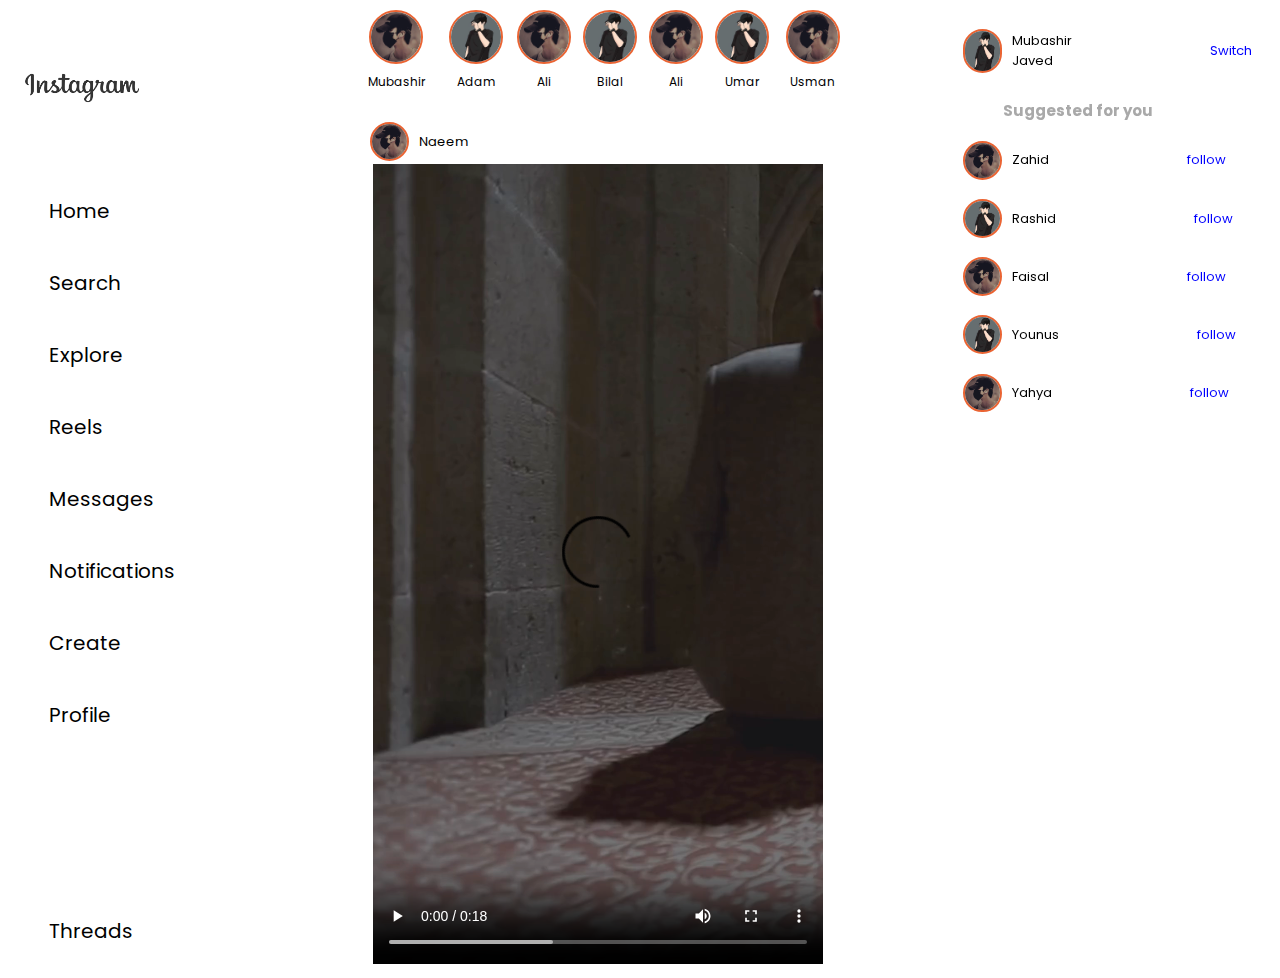
<file: inta/Home.html>
<!DOCTYPE html>
<html lang="en">
  <head>
    <meta charset="UTF-8" />
    <meta name="viewport" content="width=device-width, initial-scale=1.0" />
    <link
      rel="stylesheet"
      href="https://cdnjs.cloudflare.com/ajax/libs/font-awesome/6.5.1/css/all.min.css"
      integrity="sha512-DTOQO9RWCH3ppGqcWaEA1BIZOC6xxalwEsw9c2QQeAIftl+Vegovlnee1c9QX4TctnWMn13TZye+giMm8e2LwA=="
      crossorigin="anonymous"
      referrerpolicy="no-referrer"
    />
    <link rel="stylesheet" href="style.css" />
    <title>instagram</title>
    <link rel="icon" type="image/x-icon" href="content/favicon-16x16.png ">
  </head>
  <body>
    <div class="container">
      <div class="left">
        <div class="logo">
          <img src="content/instagram-logo.png" alt="" />
        </div>
        <div class="menu-sec">
          <div class="menubar">
            <div class="menu">
              <i class="fa-solid fa-house"></i>
              <p>Home</p>
            </div>
          </div>
          <div class="menubar">
            <div class="menu">
              <i class="fa-solid fa-magnifying-glass"></i>
              <p>Search</p>
            </div>
          </div>

          <div class="menubar">
            <div class="menu">
              <i class="fa-regular fa-compass"></i>
              <p>Explore</p>
            </div>
          </div>

          <div class="menubar">
            <div class="menu">
              <i class="fa-regular fa-circle-play"></i>
              <p>Reels</p>
            </div>
          </div>
          <div class="menubar">
            <div class="menu">
              <i class="fa-solid fa-location-arrow"></i>
              <p>Messages</p>
            </div>
          </div>

          <div class="menubar">
            <div class="menu">
              <i class="fa-regular fa-heart"></i>
              <p>Notifications</p>
            </div>
          </div>

          <div class="menubar">
            <div class="menu">
              <i class="fa-regular fa-square-plus"></i>
              <p>Create</p>
            </div>
          </div>

          <div class="menubar">
            <div class="menu">
              <i class="fa-regular fa-circle-user"></i>
              <p>Profile</p>
            </div>
          </div>

          <div class="bb">
            <div class="menubar">
                <div class="menu">
                    <i class="fa-brands fa-threads"></i>
                    <p>Threads</p>
                </div>
              </div>
          </div>
          <!-- .......?rr -->
        </div>
      </div>
      <div class="center">
        <div class="top">
          <div class="story">
            <img src="content/Muhammad Mubashir.jpg" alt="" />
            <p>Mubashir</p>
          </div>
          <div class="story">
            <img src="content/unnamed.webp" alt="" />
            <p>	Adam</p>
          </div>
          <div class="story">
            <img src="content/Muhammad Mubashir.jpg" alt="" />
            <p>Ali</p>
          </div>
          <div class="story">
            <img src="content/unnamed.webp" alt="" />
            <p>Bilal</p>
          </div>
          <div class="story">
            <img src="content/Muhammad Mubashir.jpg" alt="" />
            <p>Ali</p>
          </div>
          <div class="story">
            <img src="content/unnamed.webp" alt="" />
            <p>	Umar</p>
          </div>
          <div class="story">
            <img src="content/Muhammad Mubashir.jpg" alt="" />
            <p>	Usman</p>
          </div>
        </div>
        <div class="content">
          <div class="video">
            <div class="rightside">
                <img src="content/Muhammad Mubashir.jpg" alt="" />
                <div class="side">
                  <p>	Naeem</p>
                </div>
            </div>
            <video autoplay controls loop
              src="content/video1122.mp4"
            ></video>
            <div class="tag">
                <p><i class="fa-regular fa-heart"></i></p>
                <p><i class="fa-solid fa-location-arrow"></i></p>
                <p><i class="fa-regular fa-bookmark"></i></p>
            </div>
          </div>
        </div>
      </div>
      <div class="right">
        <div class="rightside">
            <img src="content/unnamed.webp" alt="" />
            <div class="side">
              <p>Mubashir Javed</p>
            <span>Switch</span>
            </div>
      </div>
      <h5>Suggested for you</h5>
      <div class="rightside">
        <img src="content/Muhammad Mubashir.jpg" alt="" />
        <div class="side">
          <p>	Zahid</p>
        <span>follow</span>
    </div>
        </div>
        
        <div class="rightside">
            <img src="content/unnamed.webp" alt="" />
            <div class="side">
              <p>	Rashid</p>
            <span>follow</span>
            </div>
        </div>

        <div class="rightside">
            <img src="content/Muhammad Mubashir.jpg" alt="" />
            <div class="side">
              <p>	Faisal</p>
            <span>follow</span>
            </div>
        </div>

        <div class="rightside">
            <img src="content/unnamed.webp" alt="" />
            <div class="side">
              <p>Younus</p>
            <span>follow</span>
            </div>
        </div>

        <div class="rightside">
            <img src="content/Muhammad Mubashir.jpg" alt="" />
            <div class="side">
              <p>Yahya</p>
            <span>follow</span>
            </div>
        </div>

        <script>
          alert("Successfully Login")
        </script>
        
    </div>
  </body>
</html>
</file>
<file: inta/style.css>
@import url("https://fonts.googleapis.com/css2?family=Poppins:wght@400;500;600;700&display=swap");

* {
  margin: 0;
  padding: 0;
  font-family: "Poppins";
  cursor: pointer;
}

.container {
  width: 100vw;
  height: 100vh;
  display: flex;
  justify-content: space-between;
}
/* ------hh */
.left {
  position: sticky;
  width: 20vw;
  height: 100vh;
  background-color: white;
}
.logo {
  padding: 20px;
}
.logo img {
  width: 125px;
}

.menu-sec {
  display: flex;
  flex-direction: column;
}

.menubar {
  width: 95%;
  margin: 1vh;
}

.menubar:hover {
  background-color: gray;
  border-radius: 6px;
}
.menu {
  display: flex;
  padding: 10px;
}

.menu i,
p {
  font-size: 20px;
  padding: 2px 10px;
}

.bb {
  margin-top: 16vh;
}

/* ------/ */
.center {
  width: 40vw;
  height: 100vh;
  background-color: white;
}

.top {
  width: 39vw;
  background-color: white;
  padding: 10px;
  display: flex;
  align-items: center;
  justify-content: space-around;
}

.story {
  text-align: center;
}

.story img {
  border: 2px solid rgb(234, 100, 51);
  border-radius: 100px;
  width: 50px;
}

.story p {
  font-size: 12px;
}

.content {
  display: flex;
  flex-direction: column;
  align-items: center;
  text-align: center;
}
.content .story {
  display: flex;
}
.content p {
  font-size: 26px;
}
.content img {
  width: 30px;
}
video {
  margin: 3px;
  width: 450px;
}

.tag {
  display: flex;
  align-items: center;
}

.right {
  margin-right: 5vw;
  width: 20vw;
  height: 50vh;
  padding: 10px;
  background-color: white;
  display: flex;
  flex-direction: column;
  align-items: center;
}

.rightside {
  margin-top: 1.5vw;
  display: flex;
  width: 18vw;
}

.side {
  display: flex;
  align-items: center;
}
.rightside img {
  border: 2px solid rgb(234, 100, 51);
  border-radius: 100px;
  width: 35px;
}
.side p {
  font-size: 13px;
}

.side span {
  font-size: 13px;
  color: blue;
  padding-left: 10vw;
}

.right h5 {
  color: darkgrey;
  font-size: 15px;
  margin-top: 2vw;
}
</file>
